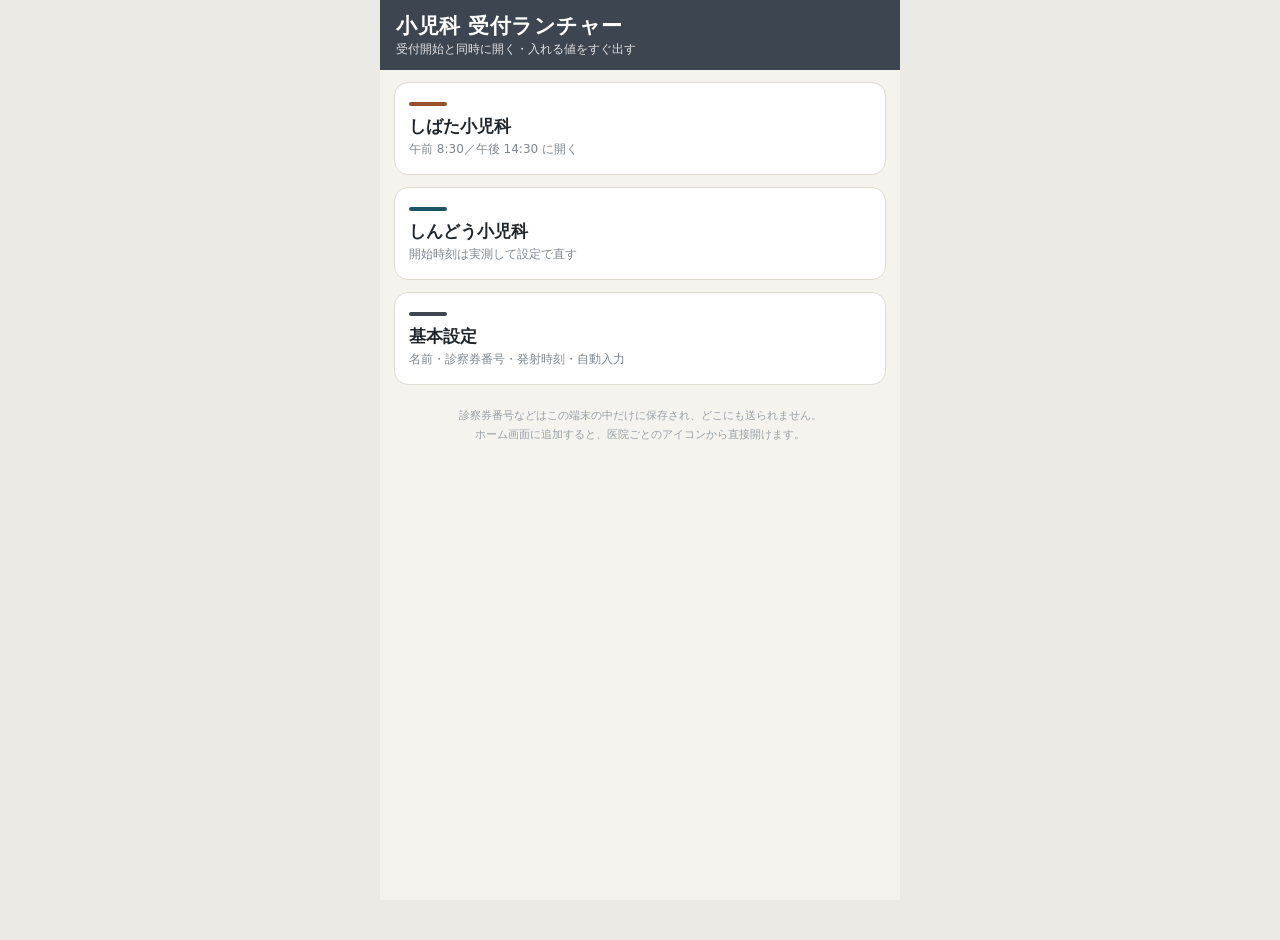
<file: index.html>
<!DOCTYPE html><html lang="ja"><head>
<meta charset="utf-8">
<meta name="viewport" content="width=device-width,initial-scale=1,viewport-fit=cover">
<meta name="darkreader-lock">
<meta name="apple-mobile-web-app-title" content="小児科受付">
<meta name="theme-color" content="#3d4550">
<link rel="stylesheet" href="style.css">
<title>小児科 受付ランチャー</title>
</head><body>
<div class="wrap">
  <div class="hd st"><div class="ttl">小児科 受付ランチャー</div>
    <div class="sub">受付開始と同時に開く・入れる値をすぐ出す</div></div>
  <a class="menu" href="shibata.html"><span class="bar" style="background:#96502a"></span>
    <b>しばた小児科</b><span>午前 8:30／午後 14:30 に開く</span></a>
  <a class="menu" href="shindo.html"><span class="bar" style="background:#1b5566"></span>
    <b>しんどう小児科</b><span>開始時刻は実測して設定で直す</span></a>
  <a class="menu" href="settings.html"><span class="bar" style="background:#3d4550"></span>
    <b>基本設定</b><span>名前・診察券番号・発射時刻・自動入力</span></a>
  <div class="foot">診察券番号などはこの端末の中だけに保存され、どこにも送られません。<br>
    ホーム画面に追加すると、医院ごとのアイコンから直接開けます。</div>
</div>
</body></html>
</file>
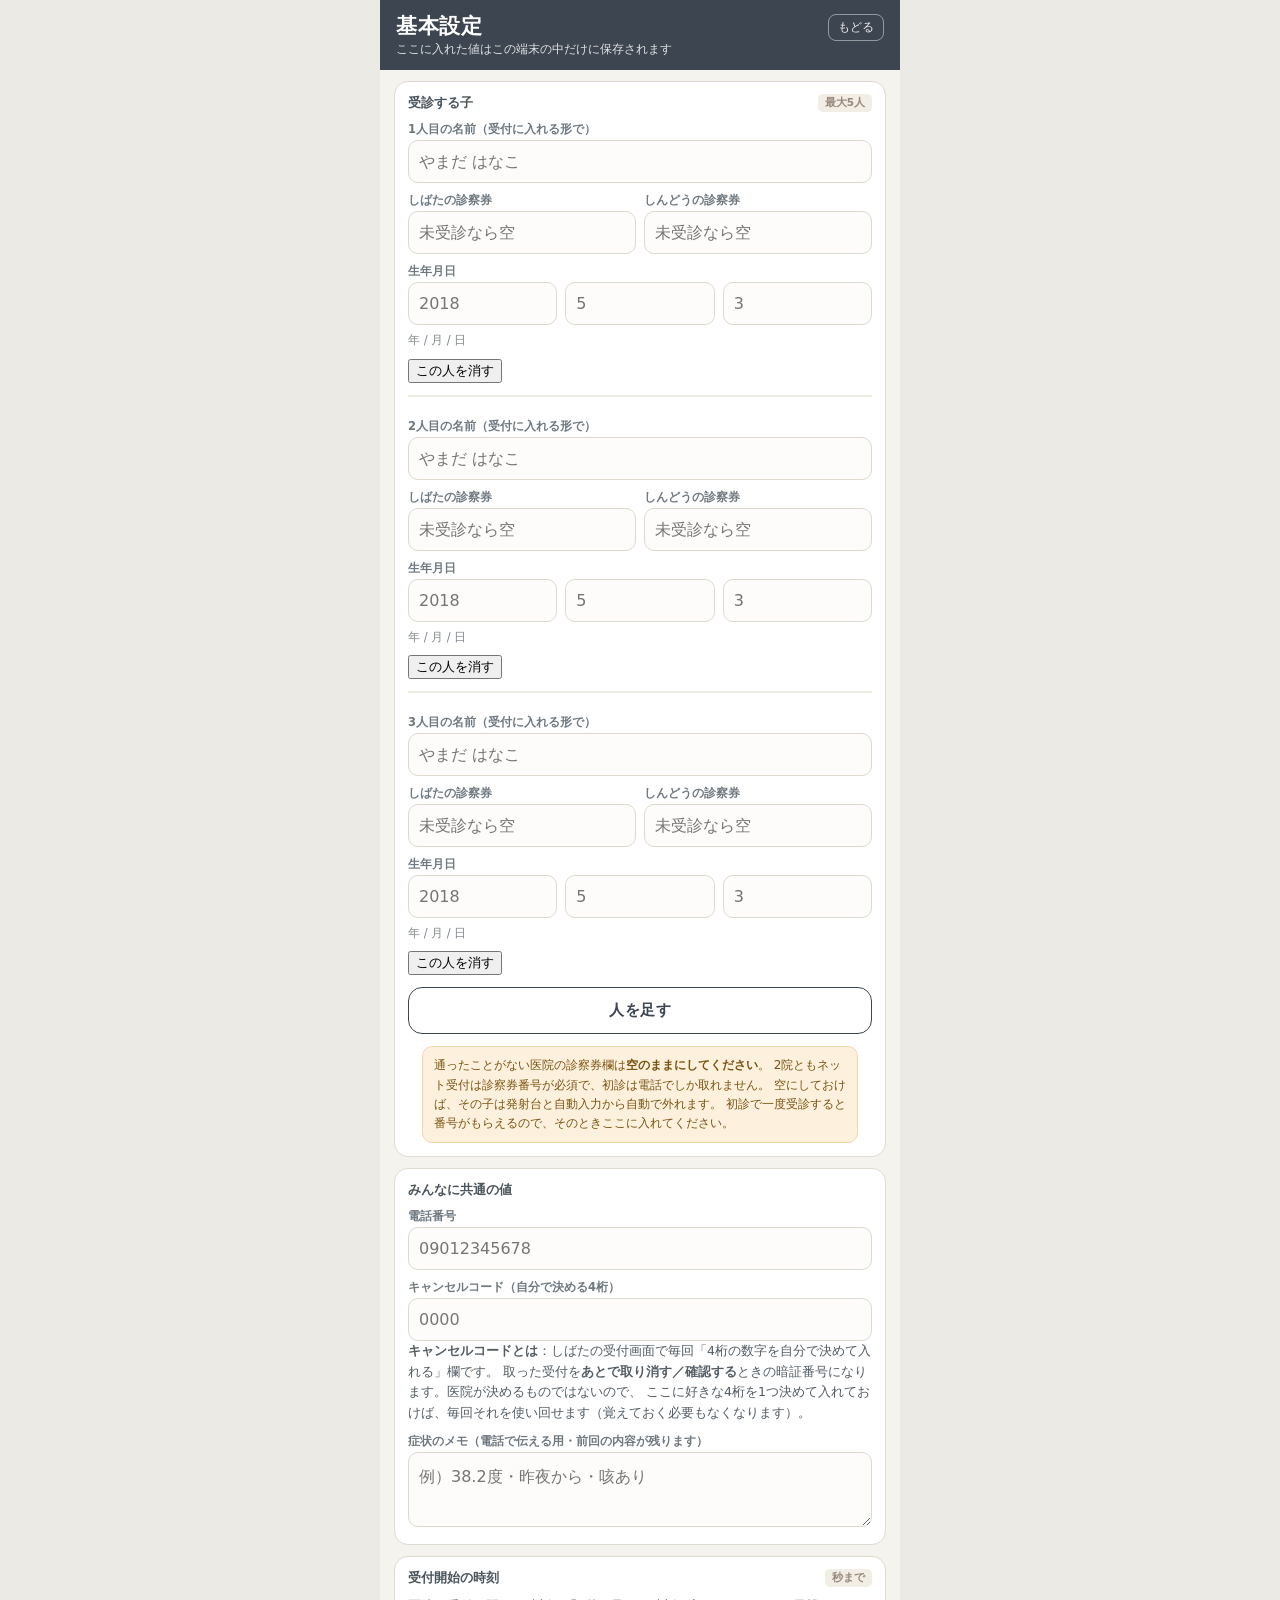
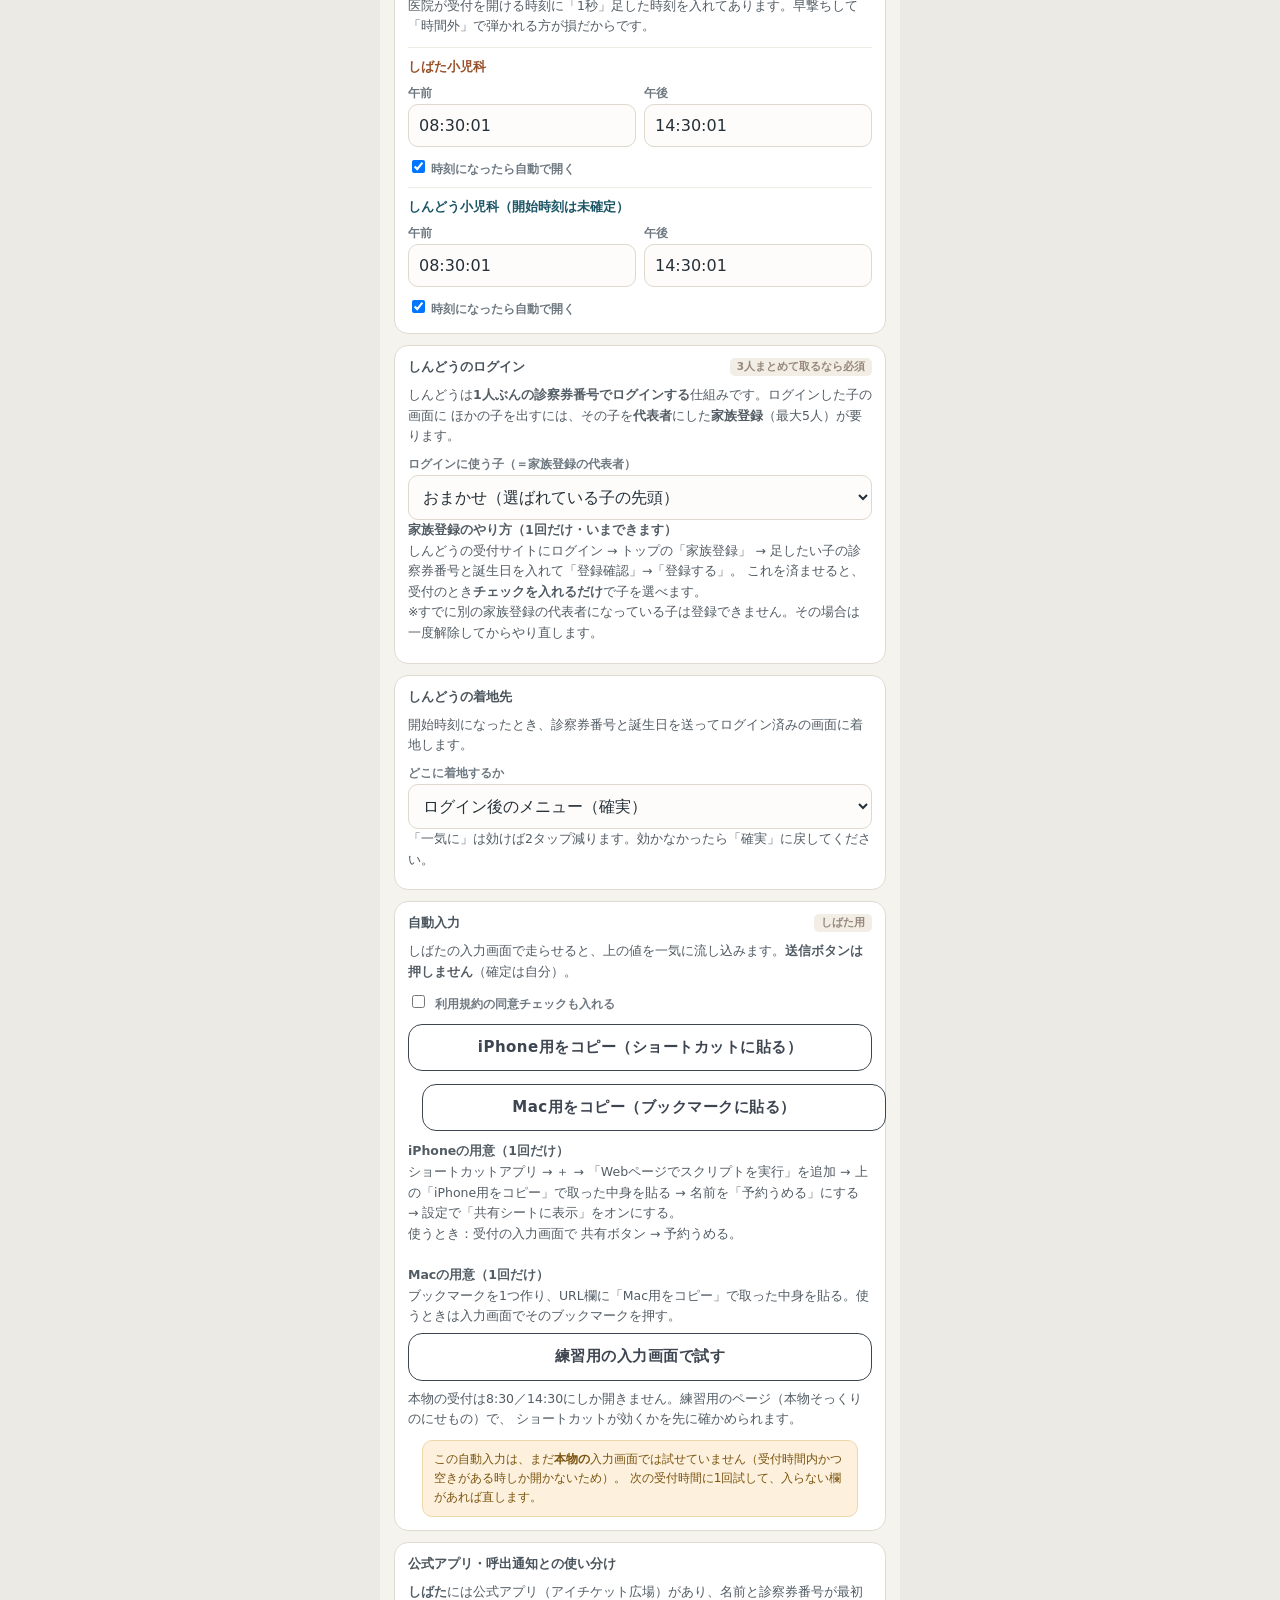
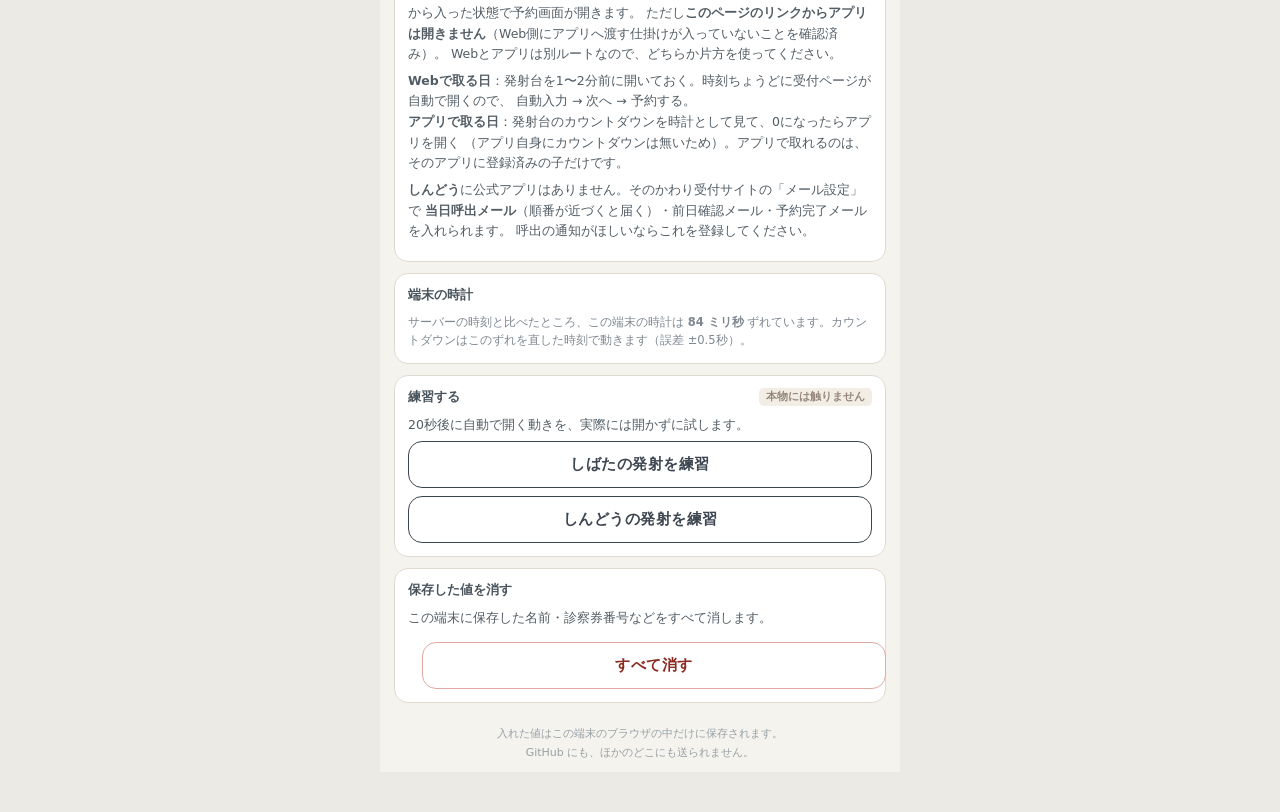
<file: settings.html>
<!DOCTYPE html><html lang="ja"><head>
<meta charset="utf-8">
<meta name="viewport" content="width=device-width,initial-scale=1,viewport-fit=cover">
<meta name="darkreader-lock">
<meta name="apple-mobile-web-app-title" content="受付の設定">
<meta name="theme-color" content="#3d4550">
<link rel="stylesheet" href="style.css">
<title>基本設定｜小児科 受付ランチャー</title>
</head><body>
<div class="wrap">
  <div class="hd st"><a href="index.html">もどる</a>
    <div class="ttl">基本設定</div>
    <div class="sub">ここに入れた値はこの端末の中だけに保存されます</div></div>

  <div class="card"><h3>受診する子<span class="tag">最大5人</span></h3>
    <div id="people"></div>
    <button class="go sub" id="addp" style="margin:12px 0 0;width:100%">人を足す</button>
    <div class="warn" style="margin-top:12px">通ったことがない医院の診察券欄は<b>空のままにしてください</b>。
      2院ともネット受付は診察券番号が必須で、初診は電話でしか取れません。
      空にしておけば、その子は発射台と自動入力から自動で外れます。
      初診で一度受診すると番号がもらえるので、そのときここに入れてください。</div>
  </div>

  <div class="card"><h3>みんなに共通の値</h3>
    <label class="f">電話番号</label>
    <input type="tel" id="tel" inputmode="numeric" placeholder="09012345678">
    <label class="f">キャンセルコード（自分で決める4桁）</label>
    <input type="tel" id="cancel" inputmode="numeric" maxlength="4" placeholder="0000">
    <p class="mini"><b>キャンセルコードとは</b>：しばたの受付画面で毎回「4桁の数字を自分で決めて入れる」欄です。
      取った受付を<b>あとで取り消す／確認する</b>ときの暗証番号になります。医院が決めるものではないので、
      ここに好きな4桁を1つ決めて入れておけば、毎回それを使い回せます（覚えておく必要もなくなります）。</p>
    <label class="f">症状のメモ（電話で伝える用・前回の内容が残ります）</label>
    <textarea id="memo" placeholder="例）38.2度・昨夜から・咳あり"></textarea>
  </div>

  <div class="card"><h3>受付開始の時刻<span class="tag">秒まで</span></h3>
    <p>医院が受付を開ける時刻に「1秒」足した時刻を入れてあります。早撃ちして「時間外」で弾かれる方が損だからです。</p>
    <div id="fires"></div>
  </div>

  <div class="card"><h3>しんどうのログイン<span class="tag">3人まとめて取るなら必須</span></h3>
    <p>しんどうは<b>1人ぶんの診察券番号でログインする</b>仕組みです。ログインした子の画面に
      ほかの子を出すには、その子を<b>代表者</b>にした<b>家族登録</b>（最大5人）が要ります。</p>
    <label class="f">ログインに使う子（＝家族登録の代表者）</label>
    <select id="loginwho"></select>
    <p class="mini"><b>家族登録のやり方（1回だけ・いまできます）</b><br>
      しんどうの受付サイトにログイン → トップの「家族登録」 → 足したい子の診察券番号と誕生日を入れて「登録確認」→「登録する」。
      これを済ませると、受付のとき<b>チェックを入れるだけ</b>で子を選べます。<br>
      ※すでに別の家族登録の代表者になっている子は登録できません。その場合は一度解除してからやり直します。</p>
  </div>

  <div class="card"><h3>しんどうの着地先</h3>
    <p>開始時刻になったとき、診察券番号と誕生日を送ってログイン済みの画面に着地します。</p>
    <label class="f">どこに着地するか</label>
    <select id="landing">
      <option value="menu">ログイン後のメニュー（確実）</option>
      <option value="deep">受付画面まで一気に（未検証・速い）</option>
    </select>
    <p class="mini">「一気に」は効けば2タップ減ります。効かなかったら「確実」に戻してください。</p>
  </div>

  <div class="card"><h3>自動入力<span class="tag">しばた用</span></h3>
    <p>しばたの入力画面で走らせると、上の値を一気に流し込みます。<b>送信ボタンは押しません</b>（確定は自分）。</p>
    <label class="f"><input type="checkbox" id="agree" style="width:auto;margin-right:6px">
      利用規約の同意チェックも入れる</label>
    <button class="go sub" id="copyShortcut" style="width:100%;margin:12px 0 0">iPhone用をコピー（ショートカットに貼る）</button>
    <button class="go sub" id="copyBookmarklet" style="width:100%">Mac用をコピー（ブックマークに貼る）</button>
    <p class="mini" style="margin-top:10px">
      <b>iPhoneの用意（1回だけ）</b><br>
      ショートカットアプリ → ＋ → 「Webページでスクリプトを実行」を追加 → 上の「iPhone用をコピー」で取った中身を貼る →
      名前を「予約うめる」にする → 設定で「共有シートに表示」をオンにする。<br>
      使うとき：受付の入力画面で 共有ボタン → 予約うめる。<br><br>
      <b>Macの用意（1回だけ）</b><br>
      ブックマークを1つ作り、URL欄に「Mac用をコピー」で取った中身を貼る。使うときは入力画面でそのブックマークを押す。
    </p>
    <a class="go sub" href="rehearsal.html" style="width:100%;margin:0;text-align:center;text-decoration:none;line-height:1.3">
      練習用の入力画面で試す</a>
    <p class="mini" style="margin-top:8px">本物の受付は8:30／14:30にしか開きません。練習用のページ（本物そっくりのにせもの）で、
      ショートカットが効くかを先に確かめられます。</p>
    <div class="warn">この自動入力は、まだ<b>本物の</b>入力画面では試せていません（受付時間内かつ空きがある時しか開かないため）。
      次の受付時間に1回試して、入らない欄があれば直します。</div>
  </div>

  <div class="card"><h3>公式アプリ・呼出通知との使い分け</h3>
    <p><b>しばた</b>には公式アプリ（アイチケット広場）があり、名前と診察券番号が最初から入った状態で予約画面が開きます。
      ただし<b>このページのリンクからアプリは開きません</b>（Web側にアプリへ渡す仕掛けが入っていないことを確認済み）。
      Webとアプリは別ルートなので、どちらか片方を使ってください。</p>
    <p class="mini"><b>Webで取る日</b>：発射台を1〜2分前に開いておく。時刻ちょうどに受付ページが自動で開くので、
      自動入力 → 次へ → 予約する。<br>
      <b>アプリで取る日</b>：発射台のカウントダウンを時計として見て、0になったらアプリを開く
      （アプリ自身にカウントダウンは無いため）。アプリで取れるのは、そのアプリに登録済みの子だけです。</p>
    <p><b>しんどう</b>に公式アプリはありません。そのかわり受付サイトの「メール設定」で
      <b>当日呼出メール</b>（順番が近づくと届く）・前日確認メール・予約完了メールを入れられます。
      呼出の通知がほしいならこれを登録してください。</p>
  </div>

  <div class="card"><h3>端末の時計</h3>
    <div id="clock" class="mini">調べています…</div>
  </div>

  <div class="card"><h3>練習する<span class="tag">本物には触りません</span></h3>
    <p>20秒後に自動で開く動きを、実際には開かずに試します。</p>
    <a class="go sub" href="shibata.html?dry=1&amp;test=20" style="width:100%;margin:0 0 8px;text-align:center;text-decoration:none">しばたの発射を練習</a>
    <a class="go sub" href="shindo.html?dry=1&amp;test=20" style="width:100%;margin:0;text-align:center;text-decoration:none">しんどうの発射を練習</a>
  </div>

  <div class="card"><h3>保存した値を消す</h3>
    <p>この端末に保存した名前・診察券番号などをすべて消します。</p>
    <button class="go sub danger" id="clear" style="width:100%;color:#8c2a20;border-color:#e0a9a3">すべて消す</button>
  </div>

  <div class="foot">入れた値はこの端末のブラウザの中だけに保存されます。<br>
    GitHub にも、ほかのどこにも送られません。</div>
</div>
<script src="app.js"></script>
<script>
(function () {
  var cfg = loadCfg();
  document.documentElement.style.setProperty('--c', '#3d4550');

  /* ---- 子の欄 ---- */
  function paintPeople() {
    $('#people').innerHTML = cfg.people.map(function (p, i) {
      return '<div class="pblk" data-i="' + i + '" style="padding-top:' + (i ? '12px' : '0') +
        ';margin-top:' + (i ? '12px' : '0') + ';border-top:' + (i ? '2px solid #efece4' : 'none') + '">' +
        '<label class="f">' + (i + 1) + '人目の名前（受付に入れる形で）</label>' +
        '<input type="text" data-k="name" value="' + esc(p.name) + '" placeholder="やまだ はなこ">' +
        '<div class="row2"><div><label class="f">しばたの診察券</label>' +
        '<input type="tel" data-k="cardShibata" inputmode="numeric" placeholder="未受診なら空" value="' + esc(p.cardShibata) + '"></div>' +
        '<div><label class="f">しんどうの診察券</label>' +
        '<input type="tel" data-k="cardShindo" inputmode="numeric" placeholder="未受診なら空" value="' + esc(p.cardShindo) + '"></div></div>' +
        '<label class="f">生年月日</label><div class="row2">' +
        '<input type="tel" data-k="y" inputmode="numeric" maxlength="4" placeholder="2018" value="' + esc(p.y) + '">' +
        '<input type="tel" data-k="m" inputmode="numeric" maxlength="2" placeholder="5" value="' + esc(p.m) + '">' +
        '<input type="tel" data-k="d" inputmode="numeric" maxlength="2" placeholder="3" value="' + esc(p.d) + '">' +
        '</div><div class="mini">年 / 月 / 日</div>' +
        (cfg.people.length > 1 ? '<button class="cp del" style="margin-top:9px">この人を消す</button>' : '') +
        '</div>';
    }).join('');
    $$('#people input').forEach(function (el) {
      el.addEventListener('input', function () {
        var i = +el.closest('.pblk').dataset.i;
        cfg.people[i][el.dataset.k] = el.value.trim();
        saveCfg(cfg);
        if (el.dataset.k === 'name' || el.dataset.k === 'cardShindo') paintLoginWho();
      });
    });
    $$('#people .del').forEach(function (b) {
      b.addEventListener('click', function () {
        var i = +b.closest('.pblk').dataset.i;
        cfg.people.splice(i, 1);
        ['shibata', 'shindo'].forEach(function (k) {
          cfg.sel[k] = cfg.people.map(function (_, n) { return n; });
        });
        cfg.shindoLoginIdx = -1;
        saveCfg(cfg); paintPeople(); paintLoginWho();
      });
    });
  }
  function esc(s) { return String(s || '').replace(/"/g, '&quot;').replace(/</g, '&lt;'); }
  $('#addp').addEventListener('click', function () {
    if (cfg.people.length >= 5) { toast('5人までです'); return; }
    cfg.people.push({ name: '', cardShibata: '', cardShindo: '', y: '', m: '', d: '' });
    cfg.sel.shibata.push(cfg.people.length - 1);
    cfg.sel.shindo.push(cfg.people.length - 1);
    saveCfg(cfg); paintPeople(); paintLoginWho();
  });

  /* ---- 共通の値 ---- */
  [['#tel', 'tel'], ['#cancel', 'cancelCode'], ['#memo', 'memo']].forEach(function (x) {
    var el = $(x[0]);
    el.value = cfg[x[1]] || '';
    el.addEventListener('input', function () { cfg[x[1]] = el.value.trim(); saveCfg(cfg); });
  });

  /* ---- 発射時刻 ---- */
  function paintFires() {
    $('#fires').innerHTML = ['shibata', 'shindo'].map(function (k) {
      var c = CLINICS[k];
      return '<div style="padding-top:10px;margin-top:10px;border-top:1px solid #efece4">' +
        '<div style="font-size:13px;font-weight:800;color:' + c.color + '">' + c.name +
        (c.fireFixed ? '' : '（開始時刻は未確定）') + '</div>' +
        '<div class="row2"><div><label class="f">午前</label>' +
        '<input type="text" data-f="' + k + '.am" value="' + cfg.fire[k].am + '" placeholder="08:30:01"></div>' +
        '<div><label class="f">午後</label>' +
        '<input type="text" data-f="' + k + '.pm" value="' + cfg.fire[k].pm + '" placeholder="14:30:01"></div></div>' +
        '<label class="f"><input type="checkbox" data-a="' + k + '"' + (cfg.auto[k] ? ' checked' : '') +
        ' style="width:auto;margin-right:6px">時刻になったら自動で開く</label></div>';
    }).join('');
    $$('#fires input[data-f]').forEach(function (el) {
      el.addEventListener('input', function () {
        var p = el.dataset.f.split('.');
        cfg.fire[p[0]][p[1]] = el.value.trim(); saveCfg(cfg);
      });
    });
    $$('#fires input[data-a]').forEach(function (el) {
      el.addEventListener('change', function () { cfg.auto[el.dataset.a] = el.checked; saveCfg(cfg); });
    });
  }

  /* ---- しんどうのログインに使う子（家族登録の代表者） ---- */
  function paintLoginWho() {
    var opts = ['<option value="-1">おまかせ（選ばれている子の先頭）</option>'];
    cfg.people.forEach(function (p, i) {
      if (!p.name || !canBook(p, 'shindo')) return;
      opts.push('<option value="' + i + '">' + esc(p.name) + '</option>');
    });
    var sel = $('#loginwho');
    sel.innerHTML = opts.join('');
    sel.value = String(cfg.shindoLoginIdx);
    if (sel.value === '') { sel.value = '-1'; cfg.shindoLoginIdx = -1; saveCfg(cfg); }
  }
  $('#loginwho').addEventListener('change', function () {
    cfg.shindoLoginIdx = parseInt($('#loginwho').value, 10);
    saveCfg(cfg); toast('保存しました');
  });

  /* ---- しんどうの着地先 ---- */
  $('#landing').value = cfg.shindoLanding;
  $('#landing').addEventListener('change', function () {
    cfg.shindoLanding = $('#landing').value; saveCfg(cfg);
  });

  /* ---- 自動入力 ---- */
  $('#copyShortcut').addEventListener('click', function () {
    var ps = activePeople(cfg, 'shibata');
    if (!ps.length) { toast('先に名前と診察券番号を入れてください'); return; }
    copyText(buildFiller(cfg, 'shibata', $('#agree').checked), null);
  });
  $('#copyBookmarklet').addEventListener('click', function () {
    var ps = activePeople(cfg, 'shibata');
    if (!ps.length) { toast('先に名前と診察券番号を入れてください'); return; }
    copyText('javascript:' + encodeURIComponent(buildFiller(cfg, 'shibata', $('#agree').checked)), null);
  });

  /* ---- 時計 ---- */
  syncClock().then(function (ok) {
    $('#clock').innerHTML = ok
      ? 'サーバーの時刻と比べたところ、この端末の時計は <b>' +
        (clockOffset >= 0 ? '' : '') + Math.round(clockOffset) + ' ミリ秒</b> ずれています。' +
        'カウントダウンはこのずれを直した時刻で動きます（誤差 ±0.5秒）。'
      : '時刻を確かめられませんでした。端末の時計のまま動きます。';
  });

  /* ---- 消す ---- */
  $('#clear').addEventListener('click', function () {
    if (!confirm('保存した値をすべて消します。よろしいですか？')) return;
    localStorage.removeItem(SKEY);
    location.reload();
  });

  paintPeople(); paintFires(); paintLoginWho();
})();
</script>
</body></html>
</file>
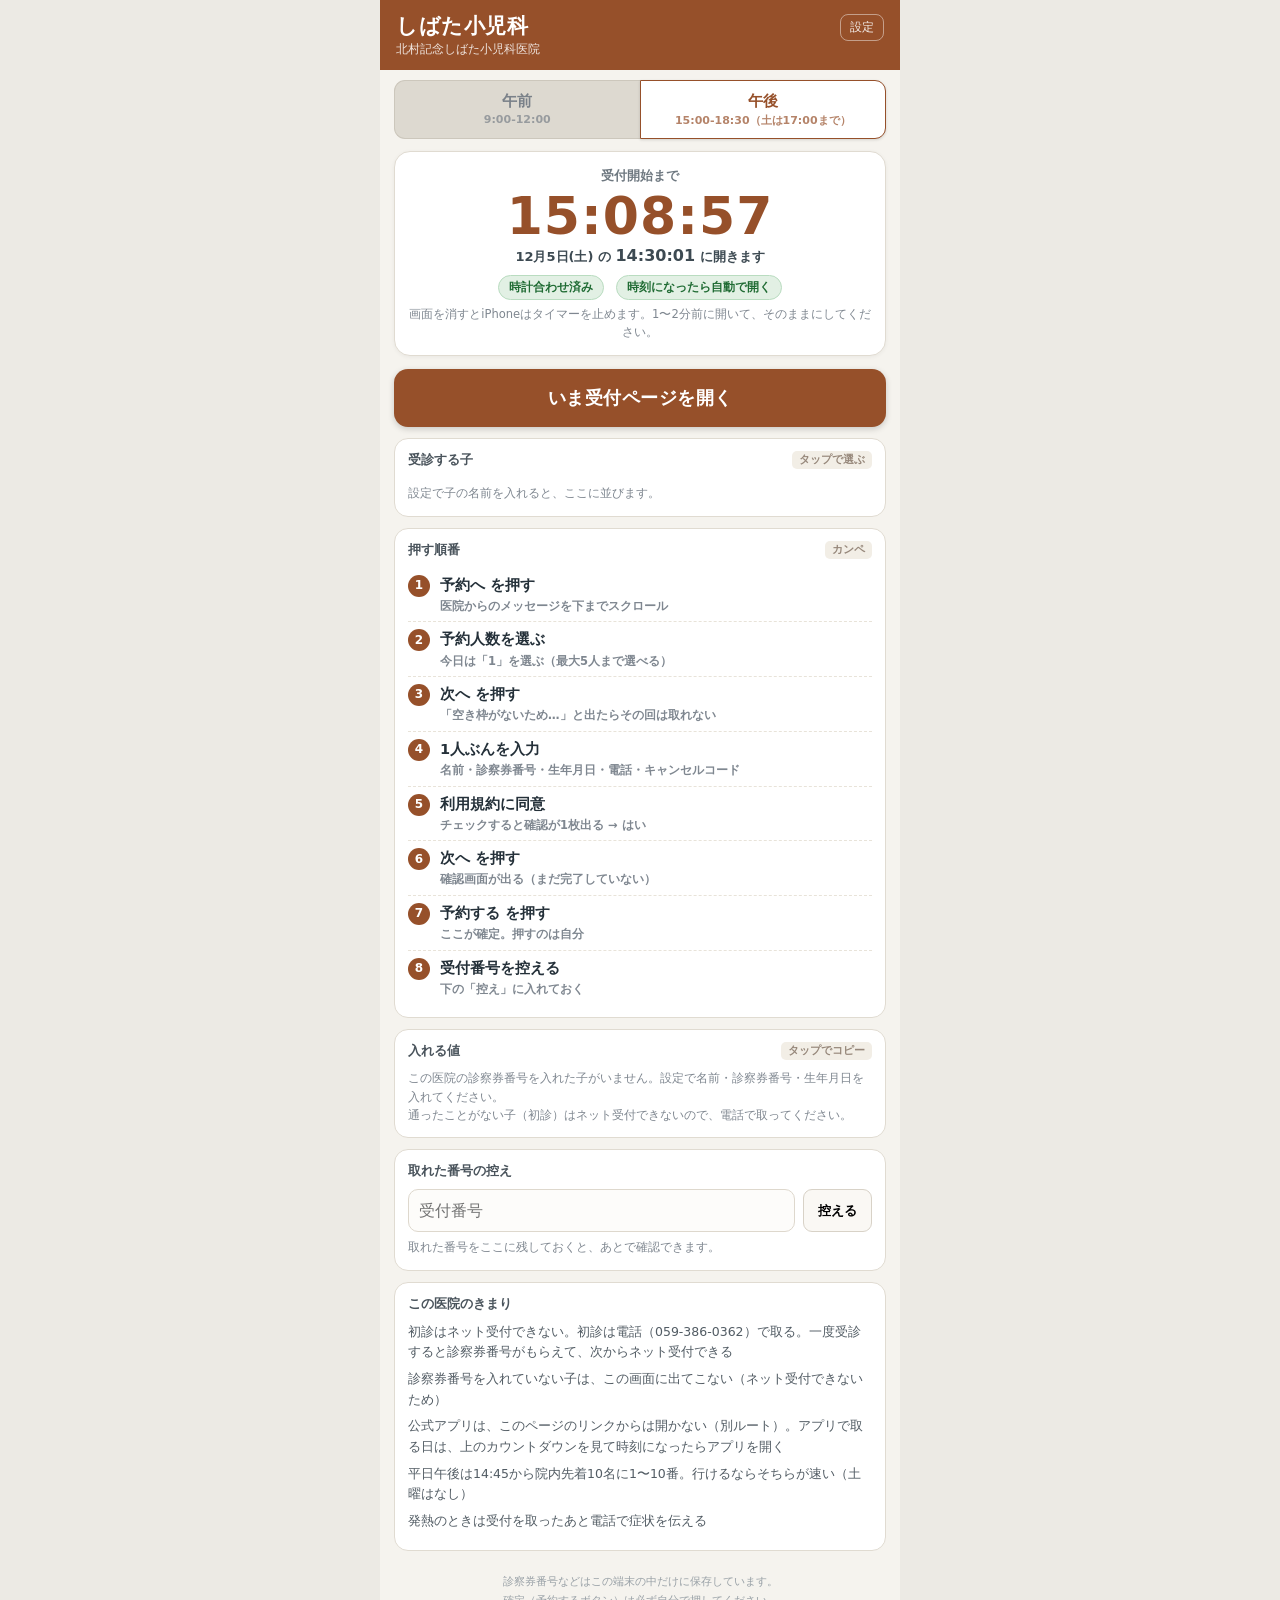
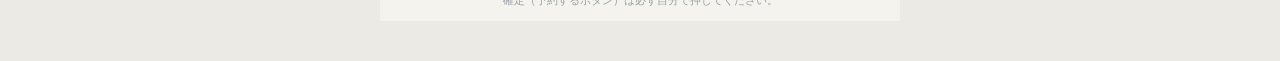
<file: shibata.html>
<!DOCTYPE html><html lang="ja"><head>
<meta charset="utf-8">
<meta name="viewport" content="width=device-width,initial-scale=1,viewport-fit=cover">
<meta name="darkreader-lock">
<meta name="apple-mobile-web-app-title" content="しばた受付">
<meta name="theme-color" content="#96502a">
<link rel="apple-touch-icon" href="icon_shibata.png">
<link rel="stylesheet" href="style.css">
<title>しばた小児科 受付ランチャー</title>
</head><body data-clinic="shibata">
<div class="wrap"><div id="app"></div></div>
<script src="app.js"></script>
<script src="page.js"></script>
</body></html>
</file>
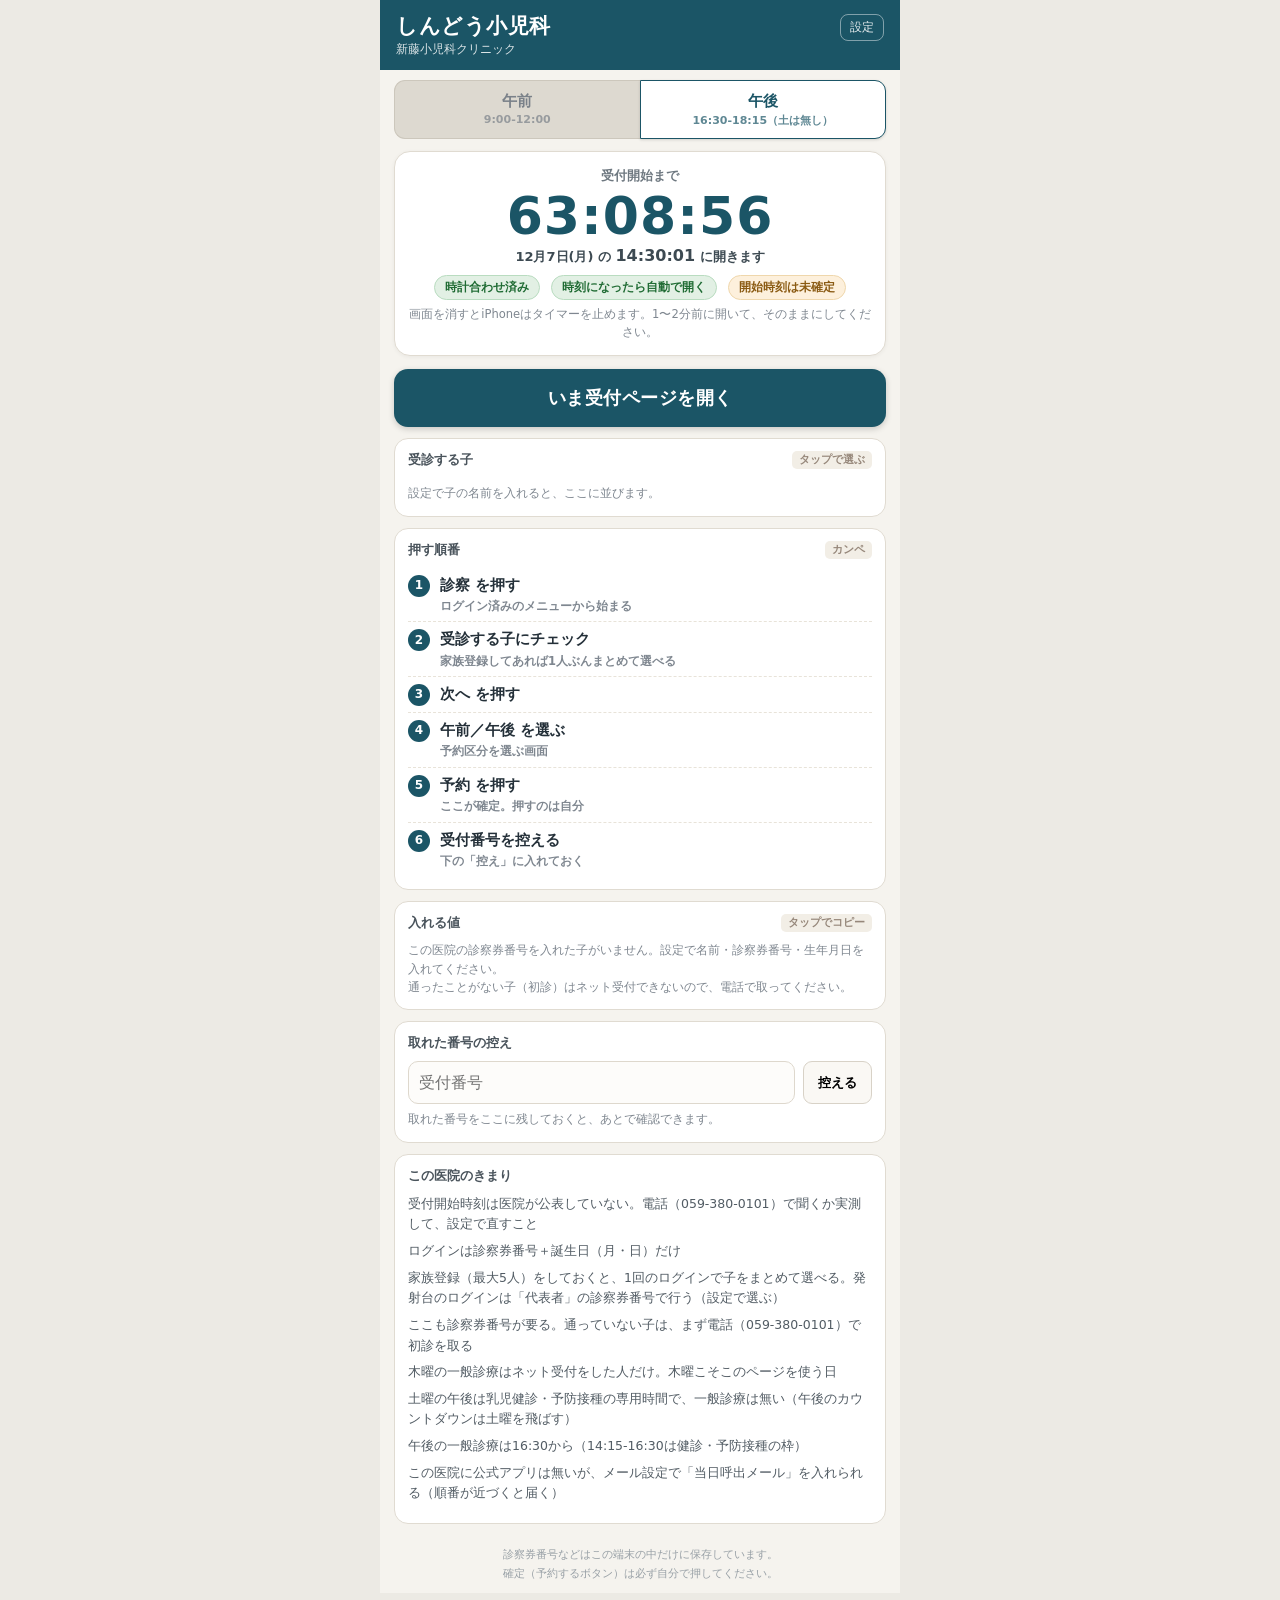
<file: shindo.html>
<!DOCTYPE html><html lang="ja"><head>
<meta charset="utf-8">
<meta name="viewport" content="width=device-width,initial-scale=1,viewport-fit=cover">
<meta name="darkreader-lock">
<meta name="apple-mobile-web-app-title" content="しんどう受付">
<meta name="theme-color" content="#1b5566">
<link rel="apple-touch-icon" href="icon_shindo.png">
<link rel="stylesheet" href="style.css">
<title>しんどう小児科 受付ランチャー</title>
</head><body data-clinic="shindo">
<div class="wrap"><div id="app"></div></div>
<script src="app.js"></script>
<script src="page.js"></script>
</body></html>
</file>
<file: style.css>
/* T0124 予約ランチャー 共通スタイル
   kokuba_version: 2026-09-20.1 */
/* 医院ごとの色。発射台と設定は JS で上書きする。
   ここに既定を置いておかないと、色を設定しないページ（練習用）で
   白文字が白背景に乗って消える。 */
:root{--c:#96502a}
*{box-sizing:border-box;-webkit-tap-highlight-color:transparent}
html{-webkit-text-size-adjust:100%}
body{margin:0;background:#eceae4;color:#1e262c;padding-bottom:40px;
 font-family:-apple-system,BlinkMacSystemFont,"Hiragino Sans","Yu Gothic",system-ui,sans-serif}
.wrap{max-width:520px;margin:0 auto;background:#f5f3ee;min-height:100vh}

/* ヘッダ */
.hd{padding:14px 16px 13px;color:#fff}
.hd .ttl{font-size:21px;font-weight:800;letter-spacing:.5px;line-height:1.2}
.hd .sub{font-size:11.5px;opacity:.85;margin-top:3px}
.hd a{color:#fff;opacity:.9;font-size:12px;text-decoration:none;float:right;
 border:1px solid rgba(255,255,255,.5);border-radius:8px;padding:4px 9px}
.sd{background:#1b5566}
.sb{background:#96502a}
.st{background:#3d4550}

/* 午前午後スイッチ */
.seg{display:flex;padding:10px 14px 0}
.seg .s{flex:1;text-align:center;padding:11px 0 10px;font-size:15px;font-weight:700;
 background:#ddd9d0;color:#7a8189;border:1.5px solid #ccc7bc;cursor:pointer}
.seg .s:first-child{border-radius:11px 0 0 11px;border-right:none}
.seg .s:last-child{border-radius:0 11px 11px 0}
.seg .s.on{background:#fff;color:var(--c);border-color:var(--c);box-shadow:0 1px 3px rgba(0,0,0,.14)}
.seg .s .t{display:block;font-size:11px;font-weight:600;opacity:.7;margin-top:2px}

/* カウントダウン */
.cd{margin:12px 14px 0;background:#fff;border-radius:16px;padding:16px 14px 14px;text-align:center;
 border:1px solid #e0dbd1;box-shadow:0 1px 4px rgba(0,0,0,.05)}
.cd .lbl{font-size:12.5px;color:#6e7880;font-weight:600}
.cd .big{font-size:52px;font-weight:800;letter-spacing:1px;line-height:1.05;margin:4px 0 2px;
 font-variant-numeric:tabular-nums;font-feature-settings:"tnum";color:var(--c)}
.cd .big.soon{color:#b3261e}
.cd .at{font-size:13px;color:#3d4a52;font-weight:700}
.cd .at em{font-style:normal;font-size:16px;font-variant-numeric:tabular-nums}
.cd .note{font-size:11.5px;color:#7f8790;margin-top:6px;line-height:1.55}
.pill{display:inline-block;font-size:11.5px;font-weight:700;padding:4px 10px;border-radius:999px;margin:9px 3px 0}
.pill.on{background:#e2f0e4;color:#1f6b33;border:1px solid #b9dcc0}
.pill.wait{background:#fdf0dc;color:#8a5a12;border:1px solid #efd7ac}
.pill.off{background:#eceae6;color:#79808a;border:1px solid #dcd8d0}

/* カード */
.card{margin:11px 14px 0;background:#fff;border-radius:14px;padding:12px 13px 13px;border:1px solid #e0dbd1}
.card h3{margin:0 0 9px;font-size:13px;font-weight:700;color:#4a545c}
.card h3 .tag{float:right;font-size:10.5px;font-weight:600;color:#96877a;background:#f2eee6;
 border-radius:5px;padding:2px 7px}
.card p{margin:0 0 6px;font-size:12.5px;line-height:1.65;color:#525c64}

/* 受診者の選択 */
.kids{display:flex;gap:8px;flex-wrap:wrap}
.kid{flex:1 1 30%;text-align:center;padding:10px 0 9px;border-radius:11px;border:1.5px solid #d8d2c7;
 background:#faf8f4;font-size:15px;font-weight:700;color:#8b939a;cursor:pointer}
.kid.on{background:var(--c);border-color:var(--c);color:#fff}
/* 診察券番号が無い子＝ネット受付できない。押せないことが見て分かるようにする */
.kid.no{background:#f3f0ea;border-style:dashed;border-color:#ccc5b8;color:#a8a49c;cursor:default}
.kid .n{display:block;font-size:10px;font-weight:600;opacity:.7;margin-top:2px}

/* 大ボタン */
.go{display:block;width:calc(100% - 28px);margin:13px 14px 0;padding:17px 0;border:none;border-radius:14px;
 background:var(--c);color:#fff;font-size:18px;font-weight:800;letter-spacing:.5px;
 box-shadow:0 2px 6px rgba(0,0,0,.18);font-family:inherit;cursor:pointer}
.go.sub{background:#fff;color:var(--c);border:1.5px solid var(--c);font-size:15px;padding:13px 0;box-shadow:none}
.go:disabled{background:#c9c5bd;color:#fff;box-shadow:none}

/* 手順カンペ */
.steps{counter-reset:st;margin:0;padding:0;list-style:none}
.steps li{counter-increment:st;position:relative;padding:7px 0 7px 32px;font-size:14.5px;font-weight:700;
 color:#243039;border-bottom:1px dashed #e8e3d9;line-height:1.45}
.steps li:last-child{border-bottom:none}
.steps li::before{content:counter(st);position:absolute;left:0;top:7px;width:22px;height:22px;border-radius:50%;
 background:var(--c);color:#fff;font-size:12px;font-weight:800;display:flex;align-items:center;justify-content:center}
.steps li small{display:block;font-size:11.5px;font-weight:600;color:#7f8790;margin-top:2px}

/* 値の一覧（カンペ） */
.vals{margin:0}
.vrow{display:flex;align-items:center;gap:8px;padding:7px 0;border-bottom:1px dashed #e8e3d9}
.vrow:last-child{border-bottom:none}
.vrow .k{font-size:11.5px;color:#7f8790;font-weight:700;width:76px;flex:none}
.vrow .v{flex:1;font-size:19px;font-weight:800;color:#12313a;font-variant-numeric:tabular-nums;
 word-break:break-all;line-height:1.3}
.vrow .v.small{font-size:15px}
.vrow .cp{flex:none;border:1.5px solid #d8d2c7;background:#faf8f4;border-radius:9px;padding:7px 11px;
 font-size:12px;font-weight:700;color:#4a545c;font-family:inherit;cursor:pointer}
.vrow .cp.done{background:#e2f0e4;border-color:#b9dcc0;color:#1f6b33}
.pname{font-size:13px;font-weight:800;color:var(--c);margin:10px 0 2px;padding-top:8px;border-top:2px solid #efece4}
.pname:first-child{border-top:none;padding-top:0;margin-top:0}

/* 入力系 */
label.f{display:block;font-size:11.5px;color:#6e7880;font-weight:700;margin:10px 0 3px}
input[type=text],input[type=tel],input[type=number],select,textarea{
 width:100%;border:1.5px solid #ded8cd;border-radius:10px;padding:11px 10px;font-size:16px;
 color:#243039;background:#fdfcfa;font-family:inherit}
textarea{min-height:64px;line-height:1.6}
.row2{display:flex;gap:8px}
.row2>*{flex:1}
.mini{font-size:11.5px;color:#7f8790;line-height:1.6;margin:6px 0 0}
.warn{background:#fdf0dc;border:1px solid #efd7ac;color:#7a5410;border-radius:10px;padding:9px 11px;
 font-size:12px;line-height:1.6;margin:10px 14px 0}
.danger{background:#fdeceb;border-color:#f2c3bf;color:#8c2a20}
.toast{position:fixed;left:50%;bottom:26px;transform:translateX(-50%);background:#1e262c;color:#fff;
 font-size:13px;font-weight:700;padding:11px 18px;border-radius:999px;opacity:0;transition:opacity .2s;
 pointer-events:none;z-index:99}
.toast.show{opacity:.94}
.menu{display:block;margin:12px 14px 0;background:#fff;border:1px solid #e0dbd1;border-radius:14px;
 padding:16px 14px;text-decoration:none;color:#1e262c}
.menu b{display:block;font-size:17px;font-weight:800}
.menu span{display:block;font-size:12px;color:#7f8790;margin-top:3px}
.menu .bar{display:block;height:4px;border-radius:2px;margin-bottom:9px;width:38px}
.foot{font-size:11px;color:#98a0a6;text-align:center;padding:22px 16px 10px;line-height:1.7}
</file>
